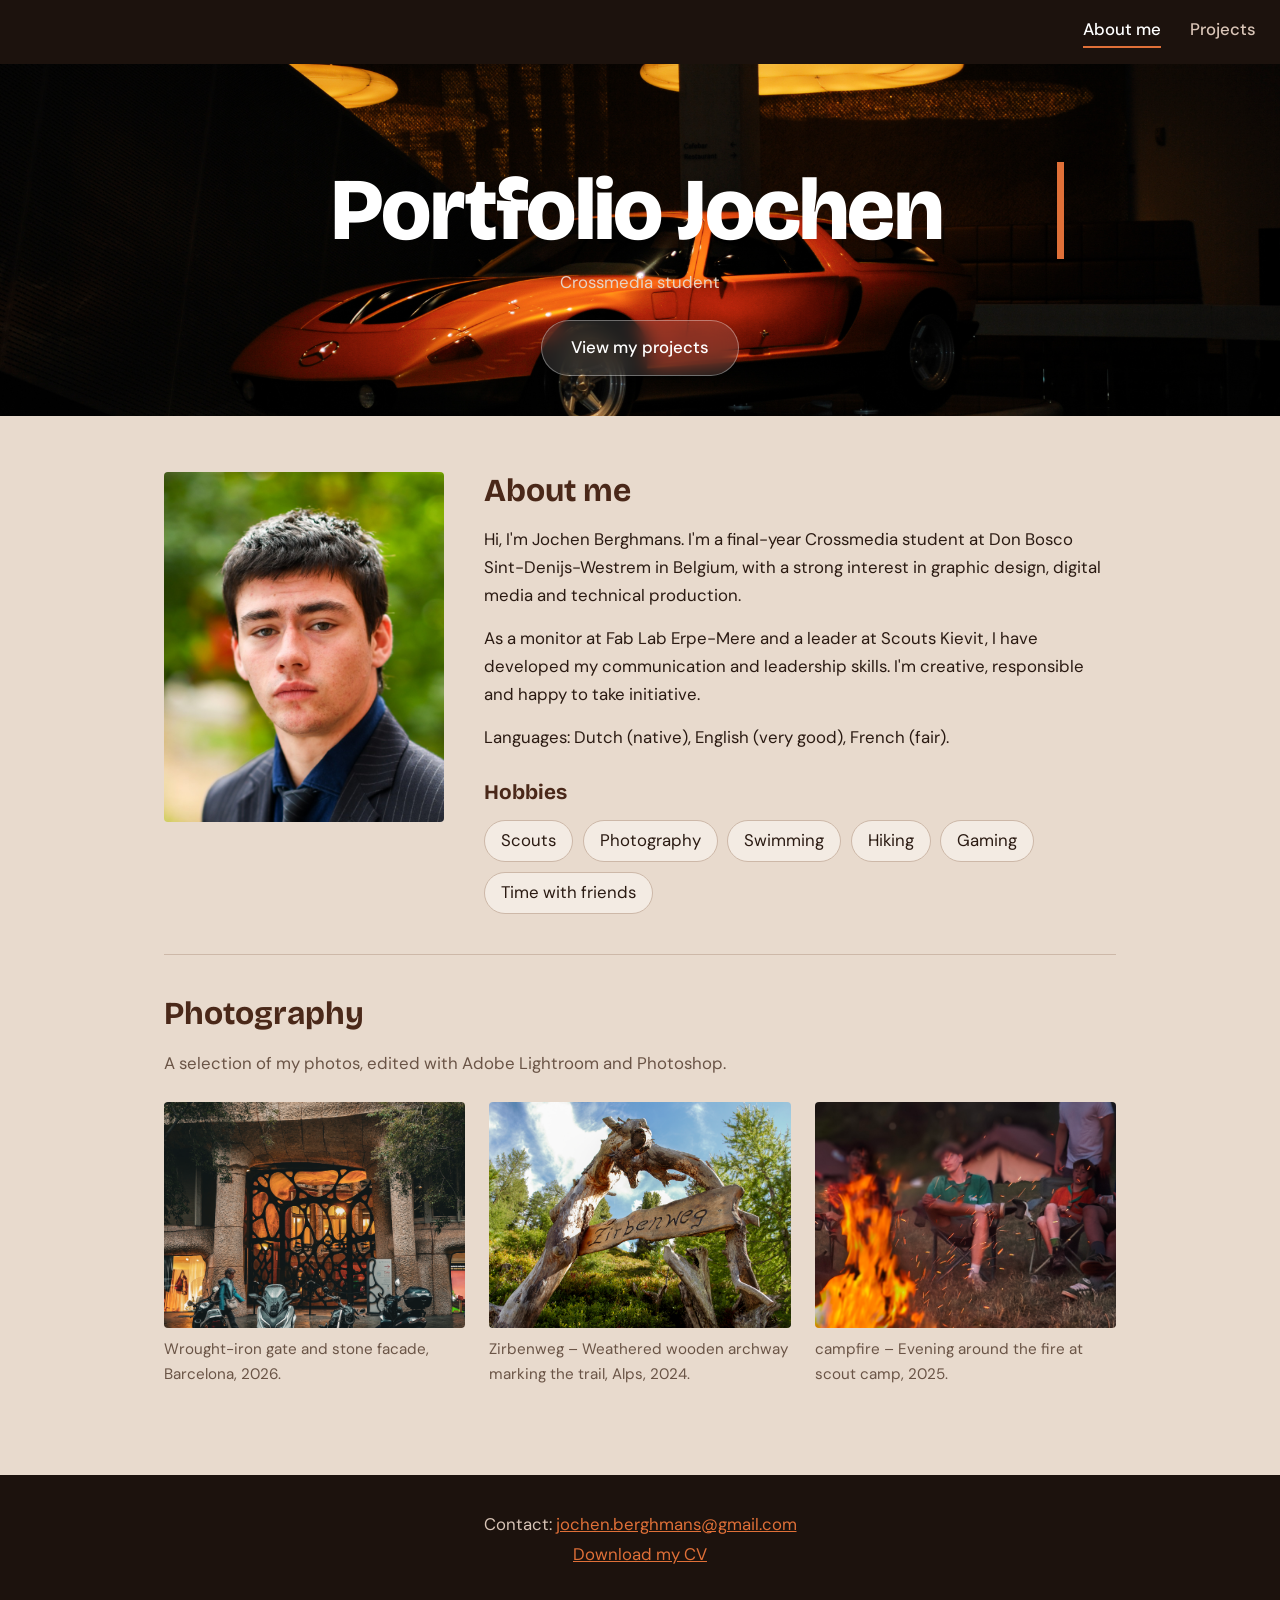
<file: index.html>
<!DOCTYPE html>
<html lang="en">
<head>
  <meta charset="UTF-8">
  <meta name="viewport" content="width=device-width, initial-scale=1">
  <title>Portfolio Jochen Berghmans</title>
  <meta name="description" content="Portfolio of Jochen Berghmans, Crossmedia student at Don Bosco Sint-Denijs-Westrem (Belgium): photography, graphic design and technical production.">
  <link rel="preconnect" href="https://fonts.googleapis.com">
  <link rel="preconnect" href="https://fonts.gstatic.com" crossorigin>
  <link href="https://fonts.googleapis.com/css2?family=Bricolage+Grotesque:wght@500;700;800&family=DM+Sans:wght@400;500&display=swap" rel="stylesheet">
  <link rel="stylesheet" href="styles/styles.css">
</head>
<body>

  <!-- MENU: on every page. Add an <a> here for a new page. -->
  <nav class="menu">
    <a href="index.html" class="actief">About me</a>
    <a href="projecten.html">Projects</a>
  </nav>

  <!-- HEADER: the car photo is set in styles.css (.hero). The text types itself. -->
  <header class="hero">

    <img class="hero-foto" src="images/auto.png" alt ="">
    <!-- style="--n:16" = number of characters in the title. Change it if you change the text. -->
    <h1 class="typen" style="--n:16">Portfolio Jochen</h1>
    <p class="hero-sub">Crossmedia student</p>
    <a class="knop-glas" href="projecten.html">View my projects</a>
  </header>

  <main>

    <!-- ABOUT ME (hobbies included) -->
    <section class="blok over-mij">
      <div class="foto portret">
        <img src="images/gezicht.jpg" alt="Portrait of Jochen">
      </div>
      <div>
        <h2>About me</h2>
        <p>Hi, I'm Jochen Berghmans. I'm a final-year Crossmedia student at Don Bosco Sint-Denijs-Westrem in Belgium, with a strong interest in graphic design, digital media and technical production.</p>
        <p>As a monitor at Fab Lab Erpe-Mere and a leader at Scouts Kievit, I have developed my communication and leadership skills. I'm creative, responsible and happy to take initiative.</p>
        <p>Languages: Dutch (native), English (very good), French (fair).</p>

        <h3>Hobbies</h3>
        <ul class="hobbys">
          <li>Scouts</li>
          <li>Photography</li>
          <li>Swimming</li>
          <li>Hiking</li>
          <li>Gaming</li>
          <li>Time with friends</li>
        </ul>
      </div>
    </section>

    <!-- PHOTOGRAPHY: at least 3 photos. Copy a <figure> to add one. -->
    <section class="blok">
      <h2>Photography</h2>
      <p class="intro">A selection of my photos, edited with Adobe Lightroom and Photoshop.</p>

      <div class="galerij">
        <figure>
          <div class="foto"><img src="images/deur.jpg" alt="A door"></div>
          <figcaption>Wrought-iron gate and stone facade, Barcelona, 2026.</figcaption>
        </figure>
        <figure>
          <div class="foto"><img src="images/hotending.jpg" alt="wooden statue"></div>
          <figcaption>Zirbenweg &ndash; Weathered wooden archway marking the trail, Alps, 2024. </figcaption>
        </figure>
        <figure>
          <div class="foto"><img src="images/scouts.jpg" alt="campfire"></div>
          <figcaption>campfire &ndash; Evening around the fire at scout camp, 2025.</figcaption>
        </figure>
      </div>
    </section>

  </main>

   <footer>
    <p>Contact: <a href="mailto:jochen.berghmans@gmail.com">jochen.berghmans@gmail.com</a></p>
  <p><a href="images/CVjochenberghmnas .png" download>Download my CV</a></p>
</footer>

</body>
</html>
</file>
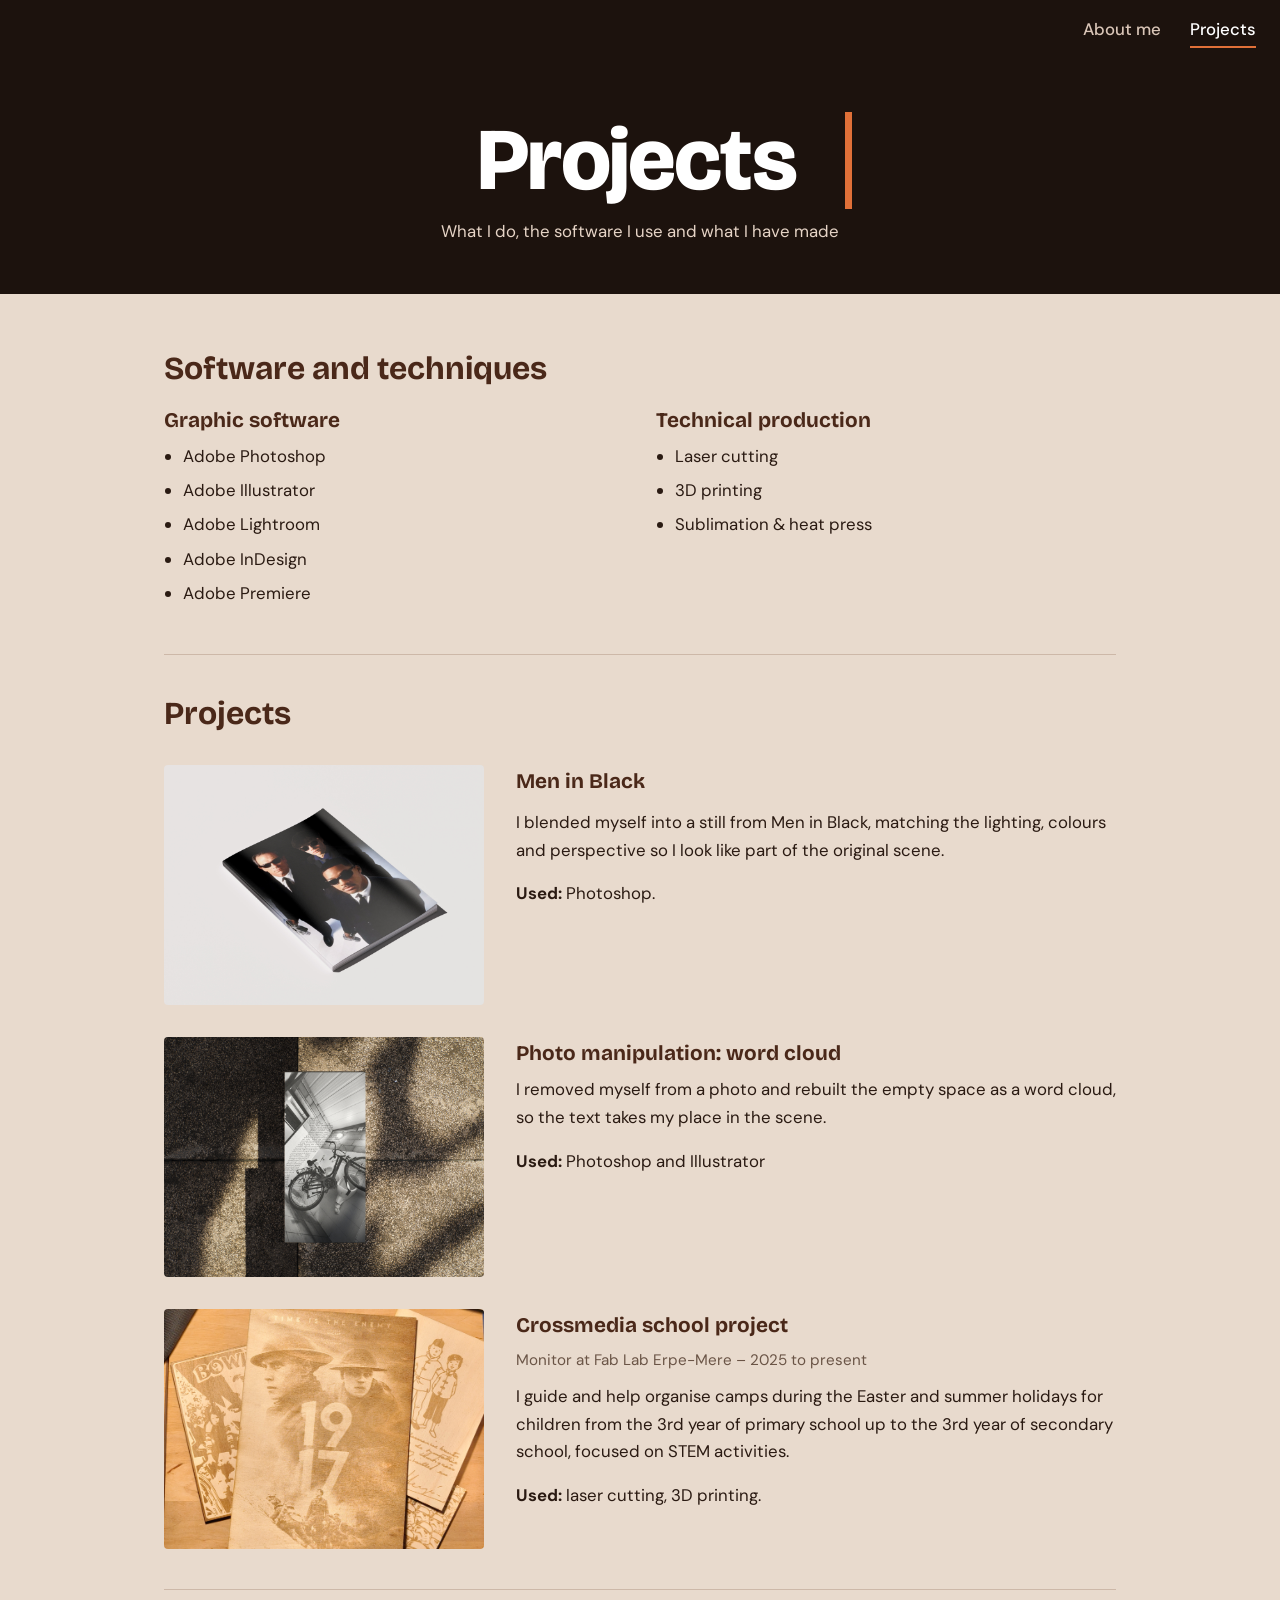
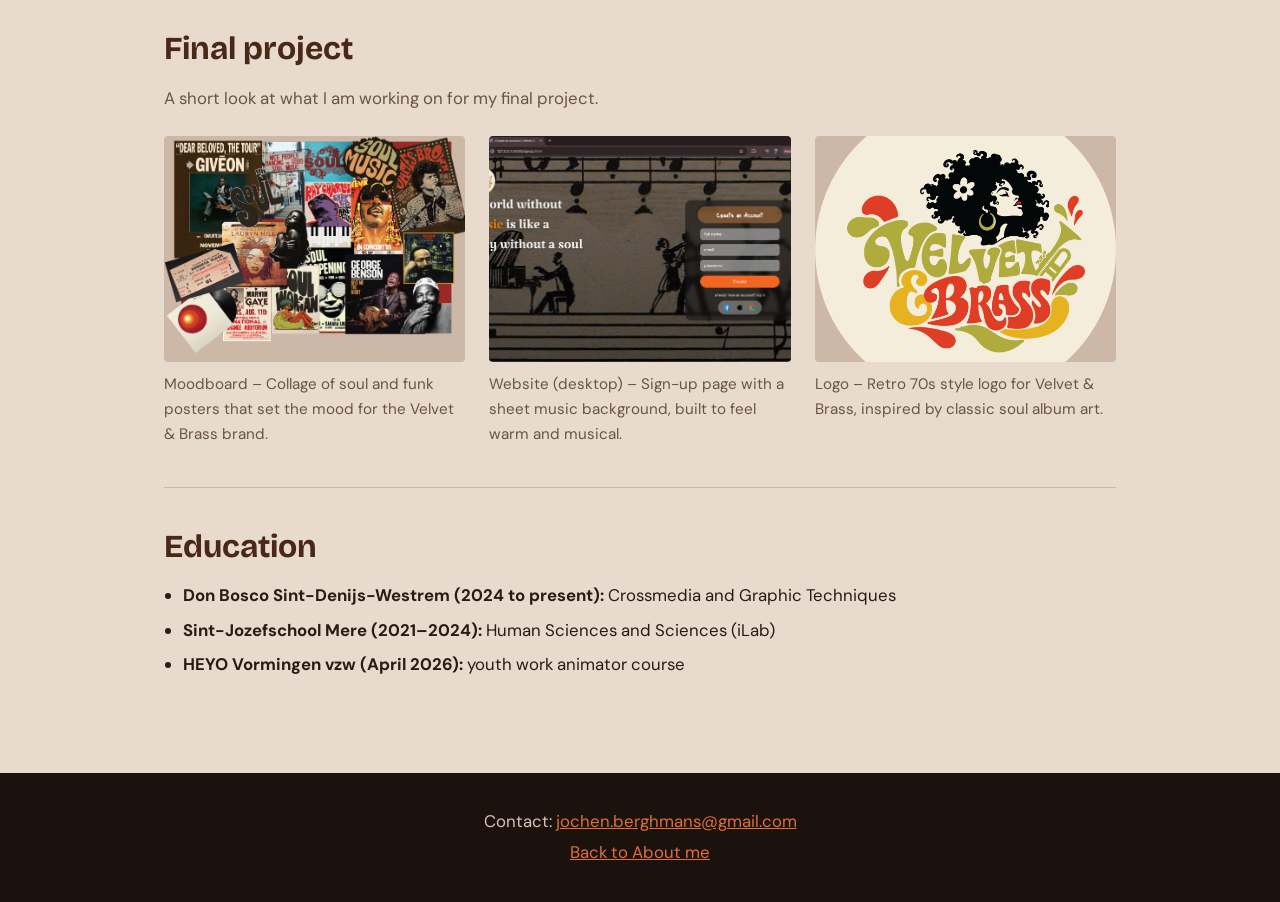
<file: Projecten.html>
<!DOCTYPE html>
<html lang="en">
<head>
  <meta charset="UTF-8">
  <meta name="viewport" content="width=device-width, initial-scale=1">
  <title>Projects &ndash; Jochen Berghmans</title>
  <meta name="description" content="Projects by Jochen Berghmans: software I use, STEM camps at Fab Lab Erpe-Mere, scouts communication and my final project.">
  <link rel="preconnect" href="https://fonts.googleapis.com">
  <link rel="preconnect" href="https://fonts.gstatic.com" crossorigin>
  <link href="https://fonts.googleapis.com/css2?family=Bricolage+Grotesque:wght@500;700;800&family=DM+Sans:wght@400;500&display=swap" rel="stylesheet">
  <link rel="stylesheet" href="styles/styles.css">
</head>
<body>

  <nav class="menu">
    <a href="index.html">About me</a>
    <a href="projecten.html" class="actief">Projects</a>
  </nav>

  <header class="hero hero-klein">
    <!-- --n:8 = number of characters in "Projects" -->
    <h1 class="typen" style="--n:8">Projects</h1>
    <p class="hero-sub">What I do, the software I use and what I have made</p>
  </header>

  <main>

    <!-- SOFTWARE AND TECHNIQUES -->
    <section class="blok">
      <h2>Software and techniques</h2>
      <div class="twee-kolommen">
        <div>
          <h3>Graphic software</h3>
          <ul class="lijst">
            <li>Adobe Photoshop</li>
            <li>Adobe Illustrator</li>
            <li>Adobe Lightroom</li>
            <li>Adobe InDesign</li>
            <li>Adobe Premiere</li>
          </ul>
        </div>
        <div>
          <h3>Technical production</h3>
          <ul class="lijst">
            <li>Laser cutting</li>
            <li>3D printing</li>
            <li>Sublimation &amp; heat press</li>
          </ul>
        </div>
      </div>
    </section>

    <!-- PROJECTS: copy an <article> to add a project -->
    <section class="blok">
      <h2>Projects</h2>

      <article class="project">
        <div class="foto"><img src="images/Magazine_Mockup_1.jpg" alt="Magazine mockup"></div>
        <div>
          <h3>Men in Black</h3>
          <p class="meta"></p>
          <p>I blended myself into a still from Men in Black, matching the lighting, colours and perspective so I look like part of the original scene.</p>
          <p><strong>Used:</strong> Photoshop.</p>
        </div>
      </article>

      <article class="project">
        <div class="foto"><img src="images/woordenwolk2.jpg" alt="Word cloud"></div>
        <div>
          <h3>Photo manipulation: word cloud</h3>
          <p>I removed myself from a photo and rebuilt the empty space as a word cloud, so the text takes my place in the scene.</p>
          <p><strong>Used:</strong> Photoshop and Illustrator</p>
        </div>
      </article>

      <article class="project">
        <div class="foto"><img src="images/fablab.jpg" alt="fablab lazercut"></div>
        <div>
          <h3>Crossmedia school project</h3>
          <p class="meta">Monitor at Fab Lab Erpe-Mere &ndash; 2025 to present</p>
          <p>I guide and help organise camps during the Easter and summer holidays for children from the 3rd year of primary school up to the 3rd year of secondary school, focused on STEM activities.</p>
          <p><strong>Used:</strong> laser cutting, 3D printing.</p>
        </div>
      </article>
    </section>

    <!-- FINAL PROJECT -->
    <section class="blok">
      <h2>Final project</h2>
      <p class="intro">A short look at what I am working on for my final project.</p>
      <div class="galerij">
        <figure>
          <div class="foto"><img src="images/moodboard.png" alt="Moodboard"></div>
          <figcaption>Moodboard &ndash; Collage of soul and funk posters that set the mood for the Velvet & Brass brand.</figcaption>
        </figure>
        <figure>
          <div class="foto"><img src="images/log%20in%20desktop.png" alt="Website login page on desktop"></div>
          <figcaption>Website (desktop) &ndash; Sign-up page with a sheet music background, built to feel warm and musical.</figcaption>
        </figure>
        <figure>
          <div class="foto"><img src="images/logobogo.png" alt="Logo"></div>
          <figcaption>Logo &ndash; Retro 70s style logo for Velvet & Brass, inspired by classic soul album art.</figcaption>
        </figure>
      </div>
    </section>

    <!-- EDUCATION -->
    <section class="blok">
      <h2>Education</h2>
      <ul class="lijst">
        <li><strong>Don Bosco Sint-Denijs-Westrem (2024 to present):</strong> Crossmedia and Graphic Techniques</li>
        <li><strong>Sint-Jozefschool Mere (2021&ndash;2024):</strong> Human Sciences and Sciences (iLab)</li>
        <li><strong>HEYO Vormingen vzw (April 2026):</strong> youth work animator course</li>
      </ul>
    </section>

  </main>

  <footer>
    <p>Contact: <a href="mailto:jochen.berghmans@gmail.com">jochen.berghmans@gmail.com</a></p>
    <p><a href="index.html">Back to About me</a></p>
  </footer>

</body>
</html>
</file>
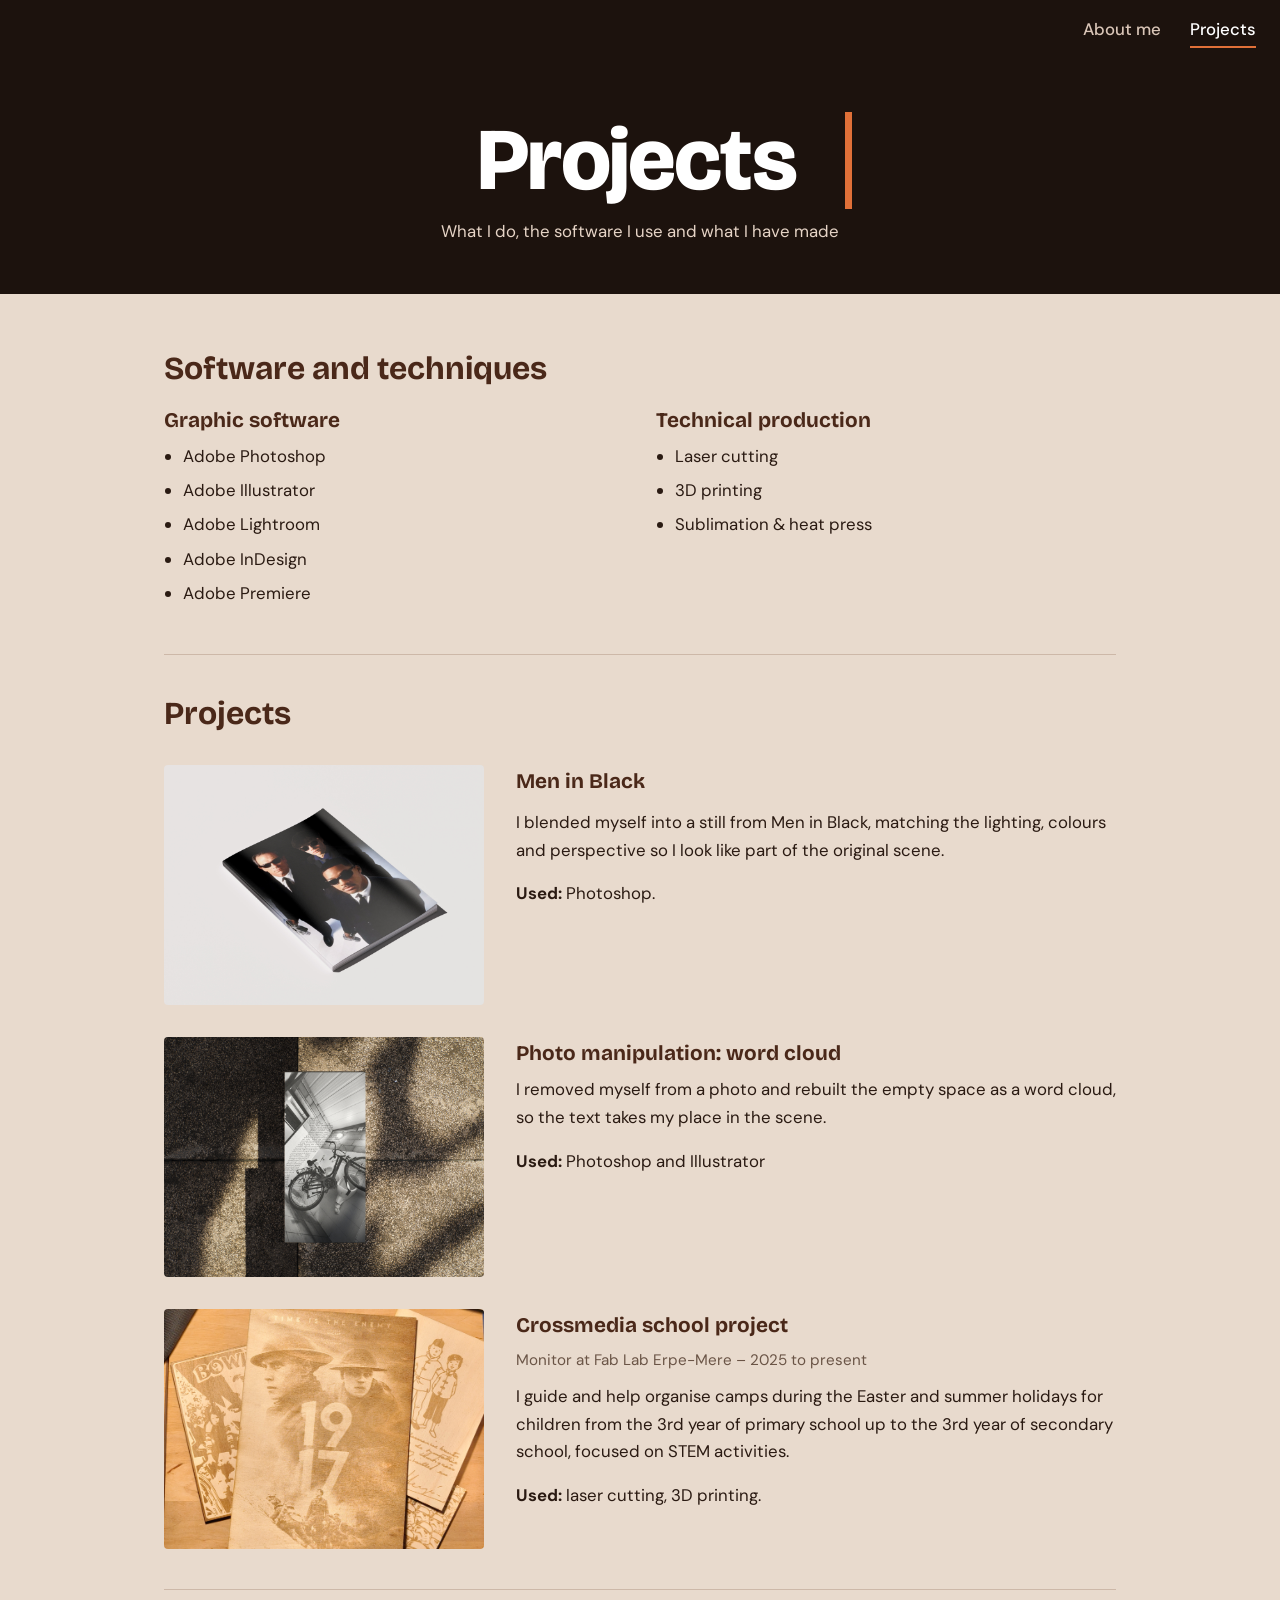
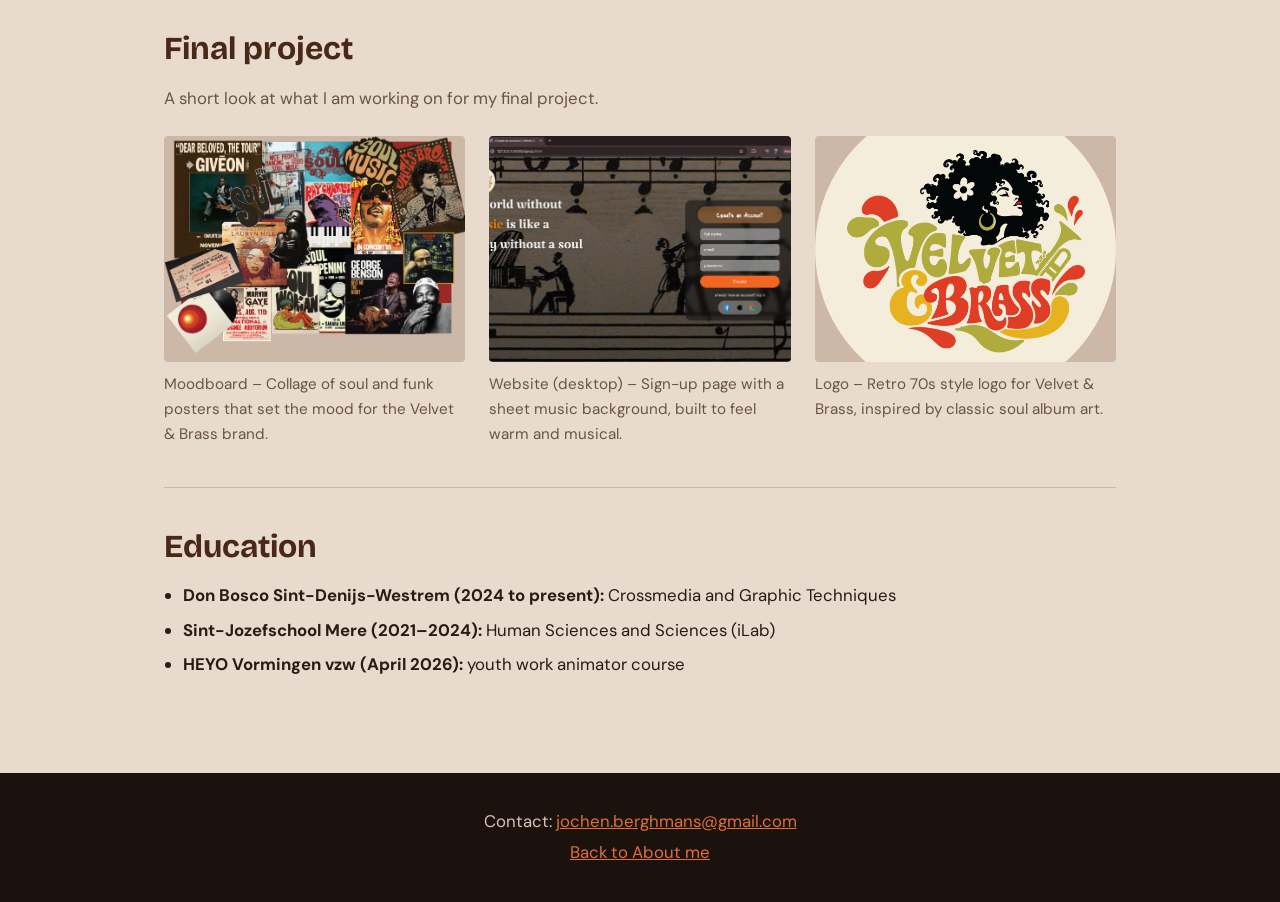
<file: projecten.html>
<!DOCTYPE html>
<html lang="en">
<head>
  <meta charset="UTF-8">
  <meta name="viewport" content="width=device-width, initial-scale=1">
  <title>Projects &ndash; Jochen Berghmans</title>
  <meta name="description" content="Projects by Jochen Berghmans: software I use, STEM camps at Fab Lab Erpe-Mere, scouts communication and my final project.">
  <link rel="preconnect" href="https://fonts.googleapis.com">
  <link rel="preconnect" href="https://fonts.gstatic.com" crossorigin>
  <link href="https://fonts.googleapis.com/css2?family=Bricolage+Grotesque:wght@500;700;800&family=DM+Sans:wght@400;500&display=swap" rel="stylesheet">
  <link rel="stylesheet" href="styles/styles.css">
</head>
<body>

  <nav class="menu">
    <a href="index.html">About me</a>
    <a href="projecten.html" class="actief">Projects</a>
  </nav>

  <header class="hero hero-klein">
    <!-- --n:8 = number of characters in "Projects" -->
    <h1 class="typen" style="--n:8">Projects</h1>
    <p class="hero-sub">What I do, the software I use and what I have made</p>
  </header>

  <main>

    <!-- SOFTWARE AND TECHNIQUES -->
    <section class="blok">
      <h2>Software and techniques</h2>
      <div class="twee-kolommen">
        <div>
          <h3>Graphic software</h3>
          <ul class="lijst">
            <li>Adobe Photoshop</li>
            <li>Adobe Illustrator</li>
            <li>Adobe Lightroom</li>
            <li>Adobe InDesign</li>
            <li>Adobe Premiere</li>
          </ul>
        </div>
        <div>
          <h3>Technical production</h3>
          <ul class="lijst">
            <li>Laser cutting</li>
            <li>3D printing</li>
            <li>Sublimation &amp; heat press</li>
          </ul>
        </div>
      </div>
    </section>

    <!-- PROJECTS: copy an <article> to add a project -->
    <section class="blok">
      <h2>Projects</h2>

      <article class="project">
        <div class="foto"><img src="images/Magazine_Mockup_1.jpg" alt="Magazine mockup"></div>
        <div>
          <h3>Men in Black</h3>
          <p class="meta"></p>
          <p>I blended myself into a still from Men in Black, matching the lighting, colours and perspective so I look like part of the original scene.</p>
          <p><strong>Used:</strong> Photoshop.</p>
        </div>
      </article>

      <article class="project">
        <div class="foto"><img src="images/woordenwolk2.jpg" alt="Word cloud"></div>
        <div>
          <h3>Photo manipulation: word cloud</h3>
          <p>I removed myself from a photo and rebuilt the empty space as a word cloud, so the text takes my place in the scene.</p>
          <p><strong>Used:</strong> Photoshop and Illustrator</p>
        </div>
      </article>

      <article class="project">
        <div class="foto"><img src="images/fablab.jpg" alt="fablab lazercut"></div>
        <div>
          <h3>Crossmedia school project</h3>
          <p class="meta">Monitor at Fab Lab Erpe-Mere &ndash; 2025 to present</p>
          <p>I guide and help organise camps during the Easter and summer holidays for children from the 3rd year of primary school up to the 3rd year of secondary school, focused on STEM activities.</p>
          <p><strong>Used:</strong> laser cutting, 3D printing.</p>
        </div>
      </article>
    </section>

    <!-- FINAL PROJECT -->
    <section class="blok">
      <h2>Final project</h2>
      <p class="intro">A short look at what I am working on for my final project.</p>
      <div class="galerij">
        <figure>
          <div class="foto"><img src="images/moodboard.png" alt="Moodboard"></div>
          <figcaption>Moodboard &ndash; Collage of soul and funk posters that set the mood for the Velvet & Brass brand.</figcaption>
        </figure>
        <figure>
          <div class="foto"><img src="images/log%20in%20desktop.png" alt="Website login page on desktop"></div>
          <figcaption>Website (desktop) &ndash; Sign-up page with a sheet music background, built to feel warm and musical.</figcaption>
        </figure>
        <figure>
          <div class="foto"><img src="images/logobogo.png" alt="Logo"></div>
          <figcaption>Logo &ndash; Retro 70s style logo for Velvet & Brass, inspired by classic soul album art.</figcaption>
        </figure>
      </div>
    </section>

    <!-- EDUCATION -->
    <section class="blok">
      <h2>Education</h2>
      <ul class="lijst">
        <li><strong>Don Bosco Sint-Denijs-Westrem (2024 to present):</strong> Crossmedia and Graphic Techniques</li>
        <li><strong>Sint-Jozefschool Mere (2021&ndash;2024):</strong> Human Sciences and Sciences (iLab)</li>
        <li><strong>HEYO Vormingen vzw (April 2026):</strong> youth work animator course</li>
      </ul>
    </section>

  </main>

  <footer>
    <p>Contact: <a href="mailto:jochen.berghmans@gmail.com">jochen.berghmans@gmail.com</a></p>
    <p><a href="index.html">Back to About me</a></p>
  </footer>

</body>
</html>
</file>
<file: styles/styles.css>
/* ==========================================================
   STYLES FOR PORTFOLIO JOCHEN
   Colours and fonts are at the top. Palette based on the
   "Velvet & Brass" example: orange, red, brown and sand.
   ========================================================== */

:root {
  --achtergrond: #e8dacd;   /* page (soft sand) */
  --licht: #f3ebe3;         /* hobby chips */
  --tekst: #2a1a12;         /* body text */
  --tekst-zacht: #6a5446;   /* captions */
  --kop: #4a2819;           /* headings (dark brown) */
  --donker: #1c120d;        /* menu, header, footer */
  --accent: #e07038;        /* orange: lines, cursor */
  --rood: #8c3029;          /* links on light background */
  --lijn: #cdb8a8;          /* thin lines, empty photo boxes */
  --kop-font: "Bricolage Grotesque", Arial, sans-serif;
  --tekst-font: "DM Sans", Arial, sans-serif;
}

* { box-sizing: border-box; }

body {
  margin: 0;
  font-family: var(--tekst-font);
  font-size: 1.05rem;
  line-height: 1.65;
  color: var(--tekst);
  background: var(--achtergrond);
}

img { max-width: 100%; display: block; }
a { color: var(--rood); }

a:focus-visible {
  outline: 3px solid var(--accent);
  outline-offset: 3px;
}

/* ---------- MENU ---------- */
.menu {
  display: flex;
  justify-content: flex-end;
  gap: 1.8rem;
  padding: 1rem 1.5rem;
  background: var(--donker);
}
.menu a {
  position: relative;
  color: #d9c5b7;
  text-decoration: none;
  font-weight: 500;
  padding-bottom: 4px;
}
.menu a:hover, .menu a.actief { color: #fff; }

/* The orange line slides slowly over the word on hover */
.menu a::after {
  content: "";
  position: absolute;
  left: 0;
  bottom: 0;
  width: 100%;
  height: 2px;
  background: var(--accent);
  transform: scaleX(0);
  transform-origin: right;
  transition: transform 0.7s ease;
}
.menu a:hover::after,
.menu a.actief::after {
  transform: scaleX(1);
  transform-origin: left;
}

/* ---------- HEADER / HERO ---------- */
/* The car photo: images/auto.jpg. The dark layer on top keeps it subtle
   and makes the white text easy to read. Make it lighter by lowering the
   .35 and .8 numbers. */
.hero {
  position: relative;
  overflow: hidden;
  min-height: 22rem;
  display: flex;
  flex-direction: column;
  justify-content: flex-end;
  align-items: center;
  padding: 3rem 1.5rem 2.5rem;
  text-align: center;
  color: #fff;
  background: var(--donker);
}
.hero-foto {
  position: absolute;
  inset: 0;
  width: 100%;
  height: 100%;
  object-fit: cover;
}
.hero::before {
  content: "";
  position: absolute;
  inset: 0;
  background: linear-gradient(to bottom, rgba(28, 18, 13, 0.35), rgba(28, 18, 13, 0.8));
}
.hero > *:not(.hero-foto) { position: relative; }
.hero-klein {
  min-height: 0;
  justify-content: center;
  padding: 3rem 1.5rem;
}
 
.hero h1 {
  margin: 0;
  font-family: var(--kop-font);
  font-weight: 800;
  font-size: clamp(2.4rem, 9vw, 5.5rem);
  letter-spacing: -0.02em;
  line-height: 1.1;
}
.hero-sub {
  margin: 0.6rem 0 1.5rem;
  color: #e6d4c6;
}
.hero-klein .hero-sub { margin-bottom: 0; }
 
/* Typing effect. --n (set in the HTML) = number of characters. */
.typen {
  display: inline-block;
  overflow: hidden;
  white-space: nowrap;
  max-width: 100%;
  width: calc(var(--n) * 1ch);
  border-right: 0.08em solid var(--accent);
  animation:
    typen 2.2s steps(var(--n)) 0.4s both,
    knipper 0.8s step-end infinite;
}
@keyframes typen {
  from { width: 0; }
  to   { width: calc(var(--n) * 1ch); }
}
@keyframes knipper {
  50% { border-color: transparent; }
}

/* Frosted glass button (works because the photo is behind it) */
.knop-glas {
  display: inline-block;
  padding: 0.8rem 1.8rem;
  color: #fff;
  text-decoration: none;
  font-weight: 500;
  background: rgba(255, 255, 255, 0.12);
  border: 1px solid rgba(255, 255, 255, 0.35);
  border-radius: 999px;
  -webkit-backdrop-filter: blur(10px);
  backdrop-filter: blur(10px);
  transition: background 0.4s ease, border-color 0.4s ease;
}
.knop-glas:hover {
  background: rgba(224, 112, 56, 0.35);
  border-color: rgba(224, 112, 56, 0.8);
}
.knop-glas:focus-visible { outline-color: #fff; }

/* ---------- CONTENT ---------- */
main {
  max-width: 1000px;
  margin: 0 auto;
  padding: 1rem 1.5rem 3rem;
}

.blok { padding: 2.5rem 0; }
.blok + .blok { border-top: 1px solid var(--lijn); }

h2 {
  margin: 0 0 1rem;
  font-family: var(--kop-font);
  font-size: 2rem;
  line-height: 1.2;
  color: var(--kop);
}
h3 {
  margin: 0 0 0.3rem;
  font-family: var(--kop-font);
  font-size: 1.3rem;
  color: var(--kop);
}

p { max-width: 65ch; margin: 0 0 1rem; }
.intro, .meta { color: var(--tekst-zacht); }
.meta { font-size: 0.95rem; margin-bottom: 0.6rem; }

/* ---------- PHOTOS: slowly grow on hover ---------- */
.foto {
  overflow: hidden;
  border-radius: 4px;
  background: var(--lijn);
}
.foto img {
  width: 100%;
  aspect-ratio: 4 / 3;
  object-fit: cover;
  transition: transform 1.2s ease;
}
.foto:hover img { transform: scale(1.1); }

/* ---------- ABOUT ME ---------- */
.over-mij {
  display: grid;
  grid-template-columns: 280px 1fr;
  gap: 2.5rem;
  align-items: start;
}
.portret img { aspect-ratio: 4 / 5; }

.over-mij h3 { margin-top: 1.5rem; }

.hobbys {
  list-style: none;
  padding: 0;
  margin: 0.6rem 0 0;
  display: flex;
  flex-wrap: wrap;
  gap: 0.6rem;
}
.hobbys li {
  padding: 0.4rem 1rem;
  background: var(--licht);
  border: 1px solid var(--lijn);
  border-radius: 999px;
}

/* ---------- GALLERY ---------- */
.galerij {
  display: grid;
  grid-template-columns: repeat(auto-fit, minmax(260px, 1fr));
  gap: 1.5rem;
  margin-top: 1.5rem;
}
.galerij figure { margin: 0; }
.galerij figcaption {
  margin-top: 0.6rem;
  font-size: 0.95rem;
  color: var(--tekst-zacht);
}

/* ---------- PROJECTS ---------- */
.project {
  display: grid;
  grid-template-columns: 320px 1fr;
  gap: 2rem;
  align-items: start;
  margin-top: 2rem;
}

.twee-kolommen {
  display: grid;
  grid-template-columns: repeat(auto-fit, minmax(240px, 1fr));
  gap: 2rem;
}
.lijst { padding-left: 1.2rem; margin: 0; }
.lijst li { margin-bottom: 0.4rem; }

/* ---------- FOOTER ---------- */
footer {
  background: var(--donker);
  color: #d9c5b7;
  text-align: center;
  padding: 2rem 1.5rem;
}
footer p { margin: 0.2rem auto; }
footer a { color: var(--accent); }

/* ---------- PHONE / SMALL SCREEN ---------- */
@media (max-width: 720px) {
  .over-mij, .project { grid-template-columns: 1fr; }
  .portret { max-width: 280px; }
  .menu { justify-content: center; }
  .hero { min-height: 60vh; }
}

/* No animation for people who prefer less motion */
@media (prefers-reduced-motion: reduce) {
  .typen { animation: none; }
  .foto img, .menu a::after, .knop-glas { transition: none; }
}
</file>
